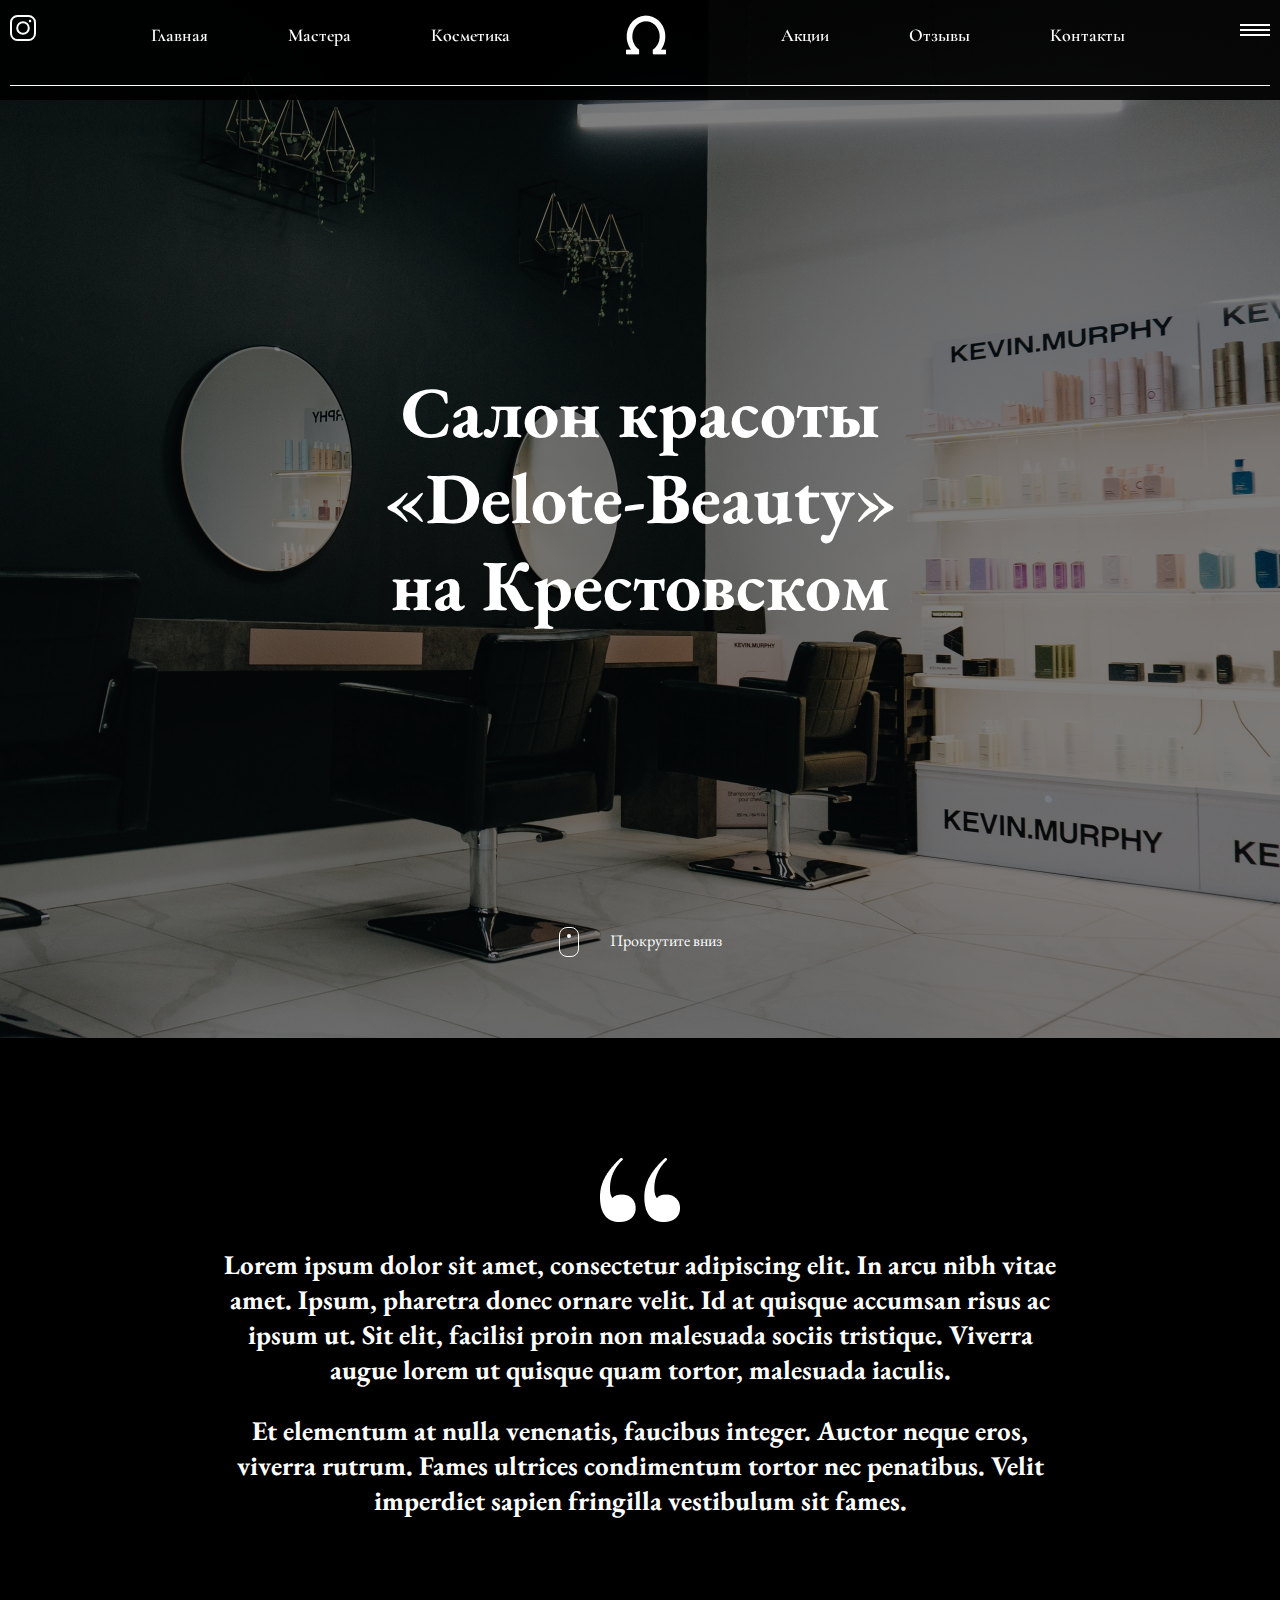
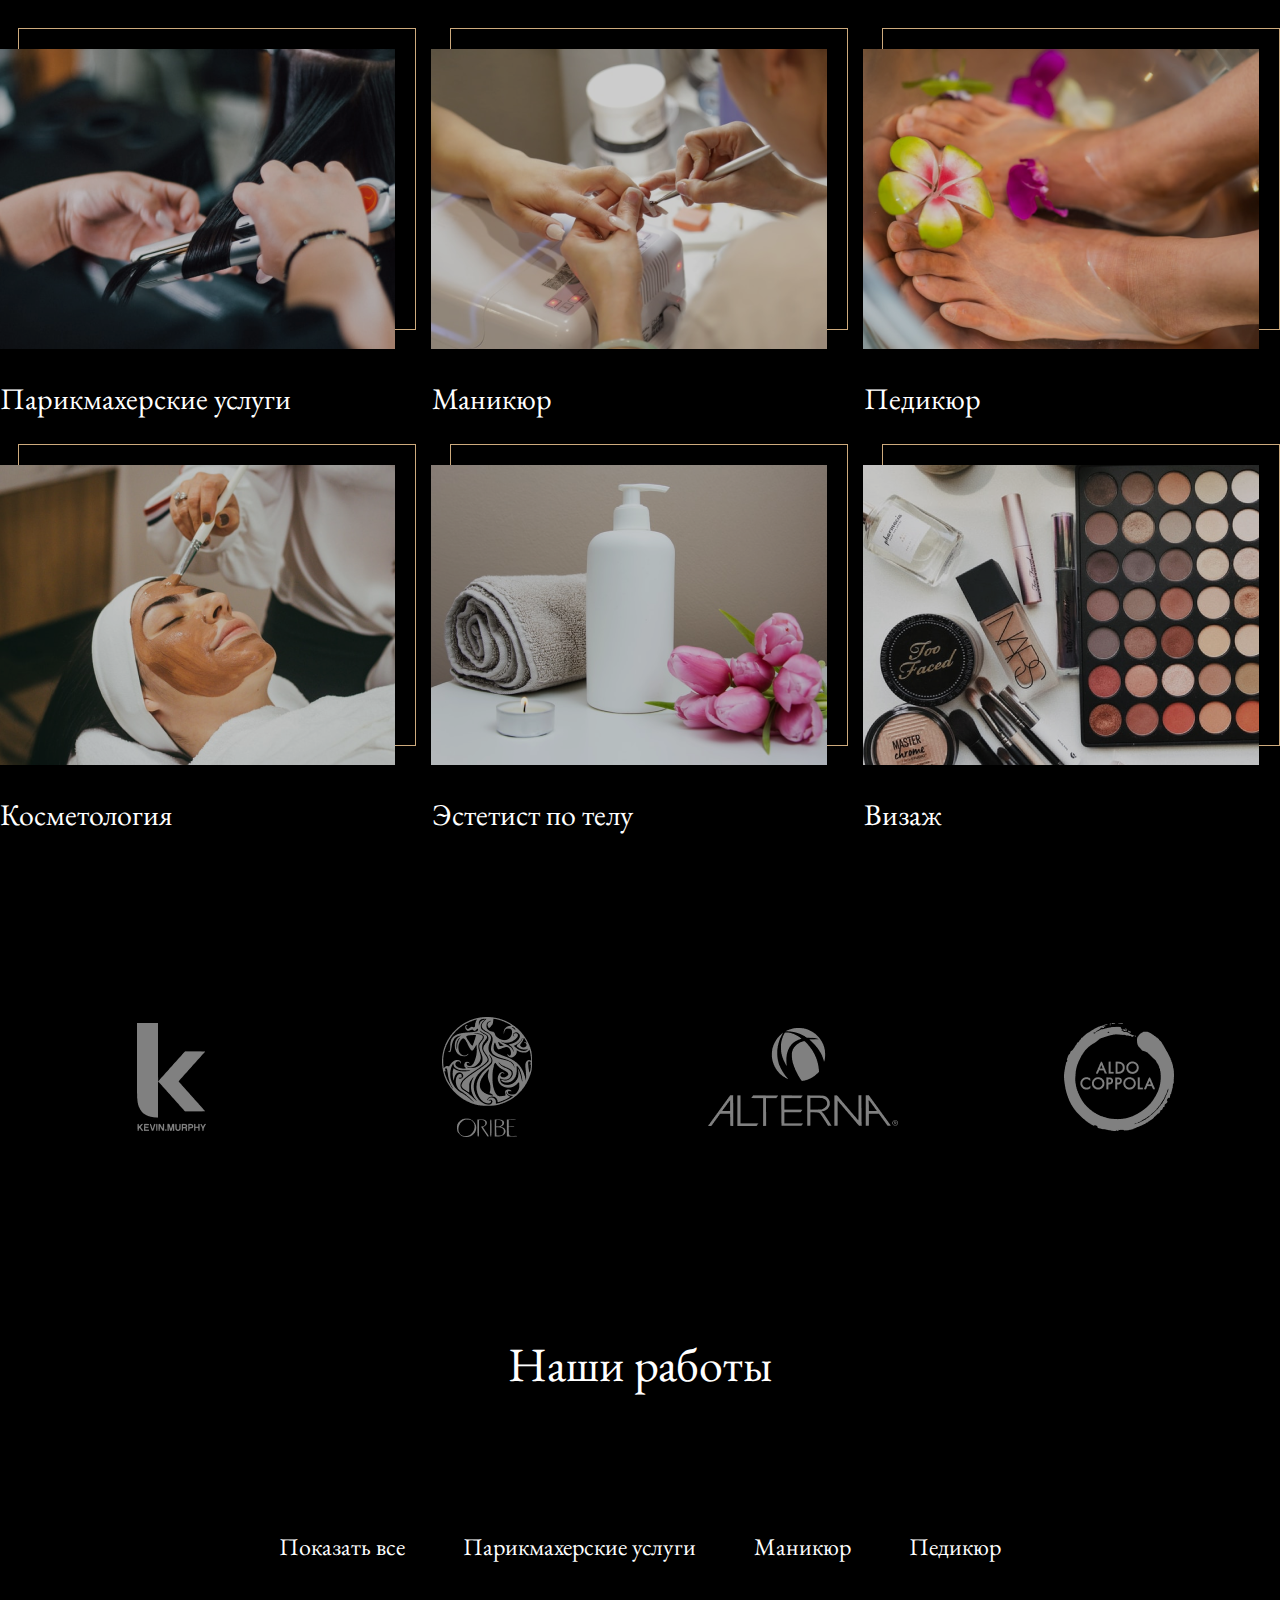
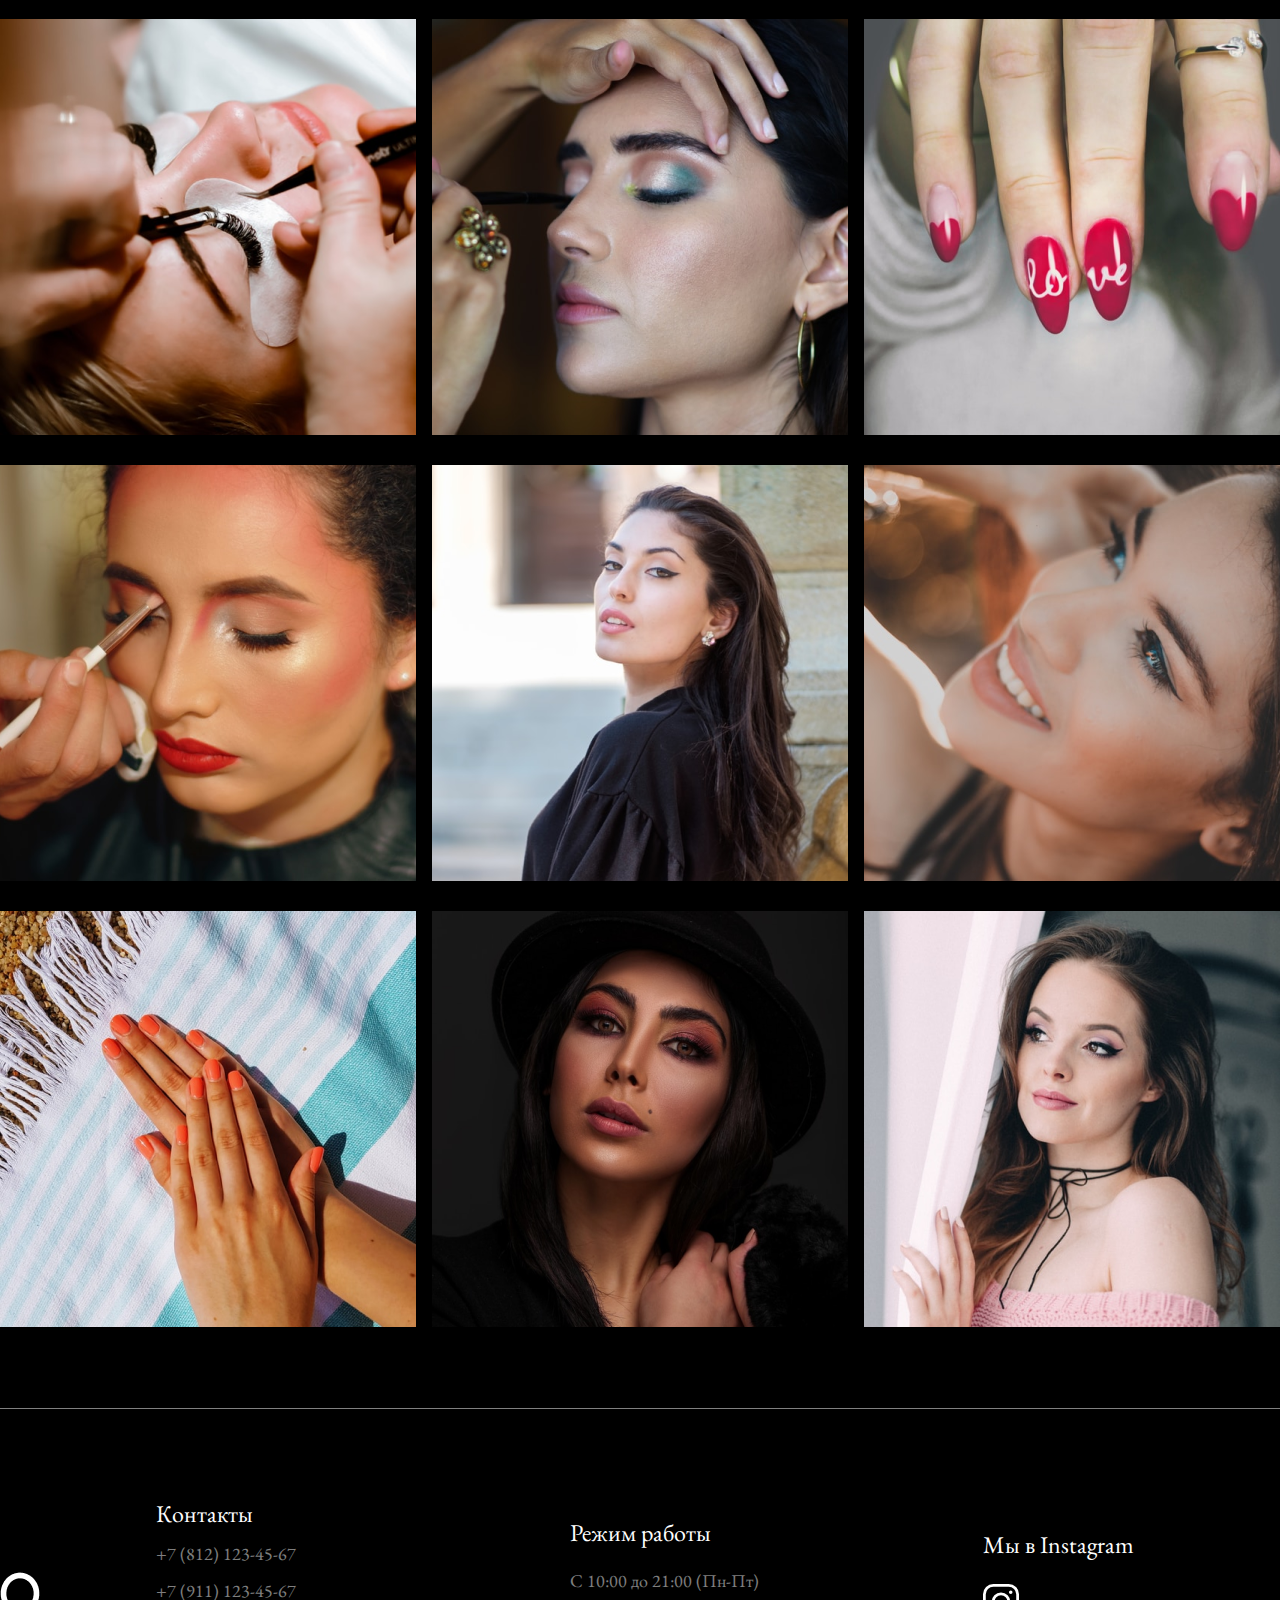
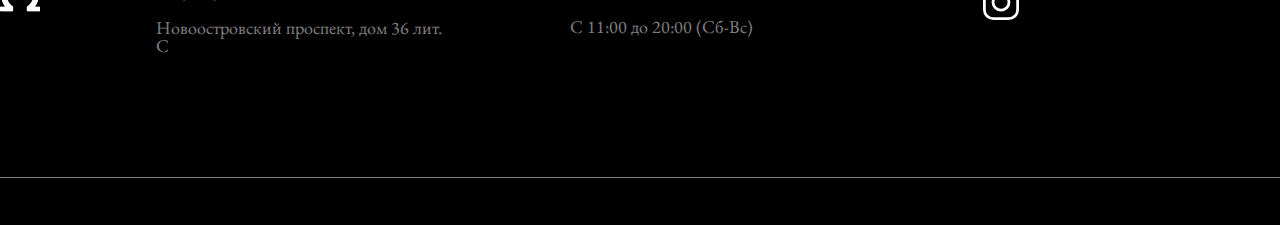
<file: index.html>
<!DOCTYPE html>
 <html lang="en">
 <head>
     <meta charset="UTF-8">
     <meta http-equiv="X-UA-Compatible" content="IE=edge">
     <meta name="viewport" content="width=device-width, initial-scale=1.0">
     <title>Delote - Beauty Салон Красоты</title>
     <link rel="preconnect" href="https://fonts.googleapis.com">
     <link rel="preconnect" href="https://fonts.gstatic.com" crossorigin>
     <link href="https://fonts.googleapis.com/css2?family=Cormorant+Garamond:wght@600;700&family=EB+Garamond:wght@700&display=swap" rel="stylesheet">
     <link rel="stylesheet" href="./css/style.css">
 </head>
 <body>
    <div class="wrapper">
        <header class="header" id="header">
            <div class="header__wrapper">
                <a href="#" class="instagram__logo" target="_blank">
                    <img src="./img/instaqramm-logo.svg" alt="instagram">
                </a>

                <nav class="header__nav1">
                    <ul class="header__ul1">
                        <li class="header__item1">
                            <a href="#" class="header__link1">Главная</a>
                        </li>

                        <li class="header__item1">
                            <a href="./masters.html" class="header__link1">Мастера</a>
                        </li>

                        <li class="header__item1">
                            <a href="#" class="header__link1">Косметика</a>
                        </li>
                    </ul>
                </nav>

                <a href="/index.html" class="header__logo">
                    <img src="./img/header-logo.png" alt="header logo">
                </a>

                <nav class="header__nav1">
                    <ul class="header__ul1">
                        <li class="header__item1">
                            <a href="#" class="header__link1">Акции</a>
                        </li>

                        <li class="header__item2">
                            <a href="#" class="header__link1">Отзывы</a>
                        </li>

                        <li class="header__item2">
                            <a href="#" class="header__link1">Контакты</a>
                        </li>
                    </ul>
                </nav>

                <div class="menu-btn">
                    <span></span>
                    <span></span>
                    <span></span>
                </div>

                <div class="menu">
                    <div class="menu__wrapper">
                        <div class="menu__navigation">
                        <nav class="header__nav1 menu_nav">
                            <ul class="header__ul1 menu__ul">
                                <li class="header__item1">
                                    <a href="#" class="header__link1 menu__button">Главная</a>
                                </li>
        
                                <li class="header__item1">
                                    <a href="#" class="header__link1 menu__button">Мастера</a>
                                </li>
        
                                <li class="header__item1">
                                    <a href="#" class="header__link1 menu__button">Косметика</a>
                                </li>
                            </ul>
                        </nav>
        
                        <nav class="header__nav1 menu_nav">
                            <ul class="header__ul1 menu__ul menu__last">
                                <li class="header__item1">
                                    <a href="#" class="header__link1 menu__button">Акции</a>
                                </li>
        
                                <li class="header__item2">
                                    <a href="#" class="header__link1 menu__button">Отзывы</a>
                                </li>
        
                                <li class="header__item2">
                                    <a href="#" class="header__link1 menu__button">Контакты</a>
                                </li>
                            </ul>
                        </nav>
                    </div>
                        <p>Lorem ipsum dolor sit amet, consectetur adipiscing elit. Ipsum, adipiscing amet in egestas sem dui, arcu faucibus scelerisque. Nisl est felis id volutpat. Sed dolor fermentum amet lectus nibh quis. Tortor donec pellentesque leo ac placerat. Morbi.</p>

                        <div class="menu__card1">
                            <h3>Контакты</h3>
                            <p>+7 (812) 123-45-67</p>
                            <p>+7 (911) 123-45-67</p>
                            <p>Новоостровский проспект, дом 36 лит. С</p>
                        </div>

                        
                        <div class="menu__card1 card2">
                            <h3>Режим работы</h3>
                            <p>C 10:00 до 21:00 (Пн-Пт)</p>
                            <p>С 11:00 до 20:00 (Сб-Вс)</p>
                        </div>

                    </div>
                </div>

            </div>
        </header>

        <main class="main">
            <section class="section1">
                <div class="section1__wrapper">
                    <h1>Салон красоты <br> «Delote-Beauty» <br> на Крестовском</h1>
                    <p>Прокрутите вниз</p>
                </div>
            </section>

            <section class="section2">
                <div class="section__text">
                    <img src="./img/text__logo.png" alt="Ковычки">
                    <p>Lorem ipsum dolor sit amet, consectetur adipiscing elit. In arcu nibh vitae amet. Ipsum, pharetra donec ornare velit. Id at quisque accumsan risus ac ipsum ut. Sit elit, facilisi proin non malesuada sociis tristique. Viverra augue lorem ut quisque quam tortor, malesuada iaculis.</p>
                    <p>Et elementum at nulla venenatis, faucibus integer. Auctor neque eros, viverra rutrum. Fames ultrices condimentum tortor nec penatibus. Velit imperdiet sapien fringilla vestibulum sit fames.</p>
                </div>

                <div class="section__gallery">
                    <div class="gallery__card">
                        <div class="gallery__image">
                            <div class="gallery__img">
                                <img src="./img/card-img1.png" alt="image">
                            </div>
                        </div>

                        <p>Парикмахерские услуги</p>
                    </div>

                    <div class="gallery__card">
                        <div class="gallery__image">
                            <div class="gallery__img">
                                <img src="./img/card-img2.png" alt="image">
                            </div>
                        </div>

                        <p>Маникюр</p>
                    </div>

                    <div class="gallery__card">
                        <div class="gallery__image">
                            <div class="gallery__img">
                                <img src="./img/card-img3.png" alt="image">
                            </div>
                        </div>

                        <p>Педикюр</p>
                    </div>

                    <div class="gallery__card">
                        <div class="gallery__image">
                            <div class="gallery__img">
                                <img src="./img/card-img4.png" alt="image">
                            </div>
                        </div>

                        <p>Косметология</p>
                    </div>
                    <div class="gallery__card">
                        <div class="gallery__image">
                            <div class="gallery__img">
                                <img src="./img/card-img5.png" alt="image">
                            </div>
                        </div>

                        <p>Эстетист по телу</p>
                    </div>

                    <div class="gallery__card">
                        <div class="gallery__image">
                            <div class="gallery__img">
                                <img src="./img/card-img6.png" alt="image">
                            </div>
                        </div>

                        <p>Визаж</p>
                    </div>
                </div>
                
                <div class="logos">
                    <img src="./img/logo-1.png" alt="logo">
                    <img src="./img/logo-2.png" alt="logo">
                    <img src="./img/logo-3.png" alt="logo">
                    <img src="./img/logo-4.png" alt="logo">
                </div>
            </section>

            <section class="section3">
                <div class="section3__wrapper">
                    <div class="section3__text">
                        <h1>Наши работы</h1>

                        <nav class="section3__nav">
                            <ul>
                                <li>
                                    <a href="#">Показать все</a>
                                </li>

                                <li>
                                    <a href="#">Парикмахерские услуги</a>
                                </li>

                                <li>
                                    <a href="#">Маникюр</a>
                                </li>
                                
                                <li>
                                    <a href="#">Педикюр</a>
                                </li>
                            </ul>
                        </nav>
                    </div>
    
                    <div class="section3__gallery">
                        <img src="./img/work-1.png" alt="work">
                        <img src="./img/work-2.png" alt="work">
                        <img src="./img/work-3.png" alt="work">
                        <img src="./img/work-4.png" alt="work">
                        <img src="./img/work-5.png" alt="work">
                        <img src="./img/work-6.png" alt="work">
                        <img src="./img/work-7.png" alt="work">
                        <img src="./img/work-8.png" alt="work">
                        <img src="./img/work-9.png" alt="work">
                    </div>
                </div>
            </section>
        </main>

        <footer class="footer">
            <div class="footer__wrapper">
                <div class="logo">
                    <a href="#"><img src="./img/header-logo.png" alt="logo"></a>
                </div>

                <div class="footer__card">
                    <h1>Контакты</h1>
                    <p>+7 (812) 123-45-67</p>
                    <p>+7 (911) 123-45-67</p>
                    <p>Новоостровский проспект, дом 36 лит. С</p>
                </div>
                
                <div class="footer__card card__2">
                    <h1>Режим работы</h1>
                    <p>C 10:00 до 21:00 (Пн-Пт)</p>
                    <p>С 11:00 до 20:00 (Сб-Вс)</p>
                </div>

                <div class="footer__card card__3">
                    <h1>Мы в Instagram</h1>
                    <a href="#"><img src="./img/instaqramm-logo.svg" alt="instagramm"></a>
                </div>
            </div>
        </footer>
    </div>
    
    <script src="./js/script.js"></script>
 </body>
 </html>
</file>
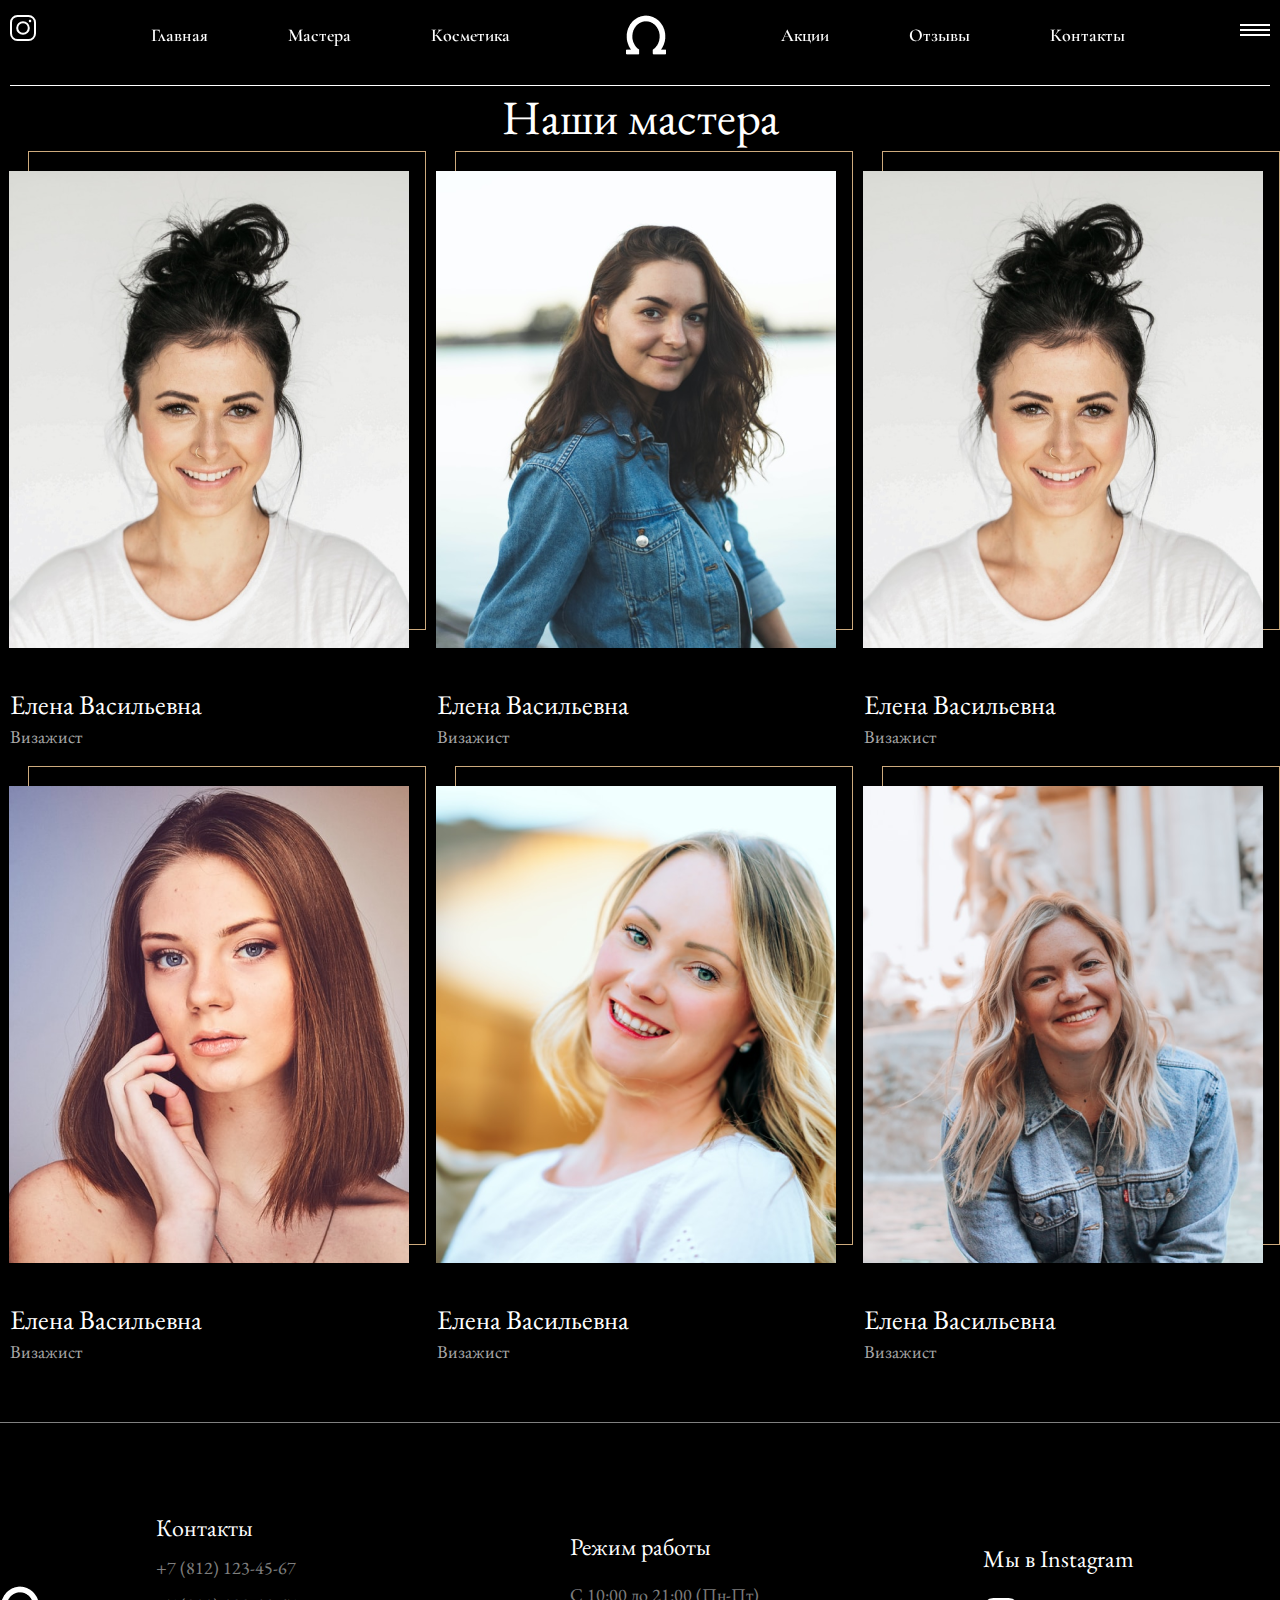
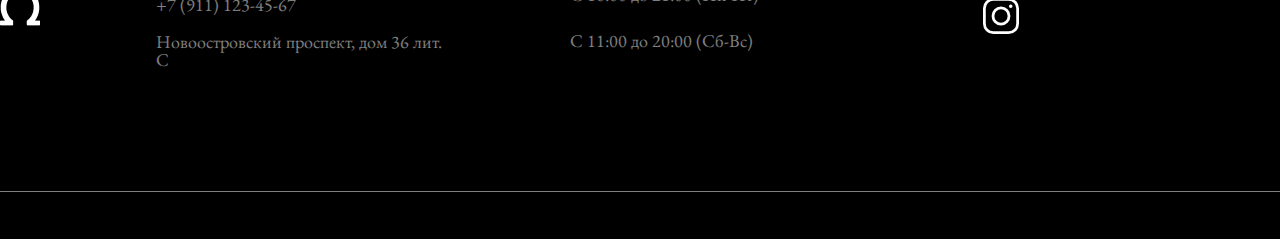
<file: masters.html>
<!DOCTYPE html>
<html lang="en">
<head>
    <meta charset="UTF-8">
    <meta http-equiv="X-UA-Compatible" content="IE=edge">
    <meta name="viewport" content="width=device-width, initial-scale=1.0">
    <title>Delote - Beauty Салон Красоты</title>
    <link rel="preconnect" href="https://fonts.googleapis.com">
    <link rel="preconnect" href="https://fonts.gstatic.com" crossorigin>
    <link href="https://fonts.googleapis.com/css2?family=Cormorant+Garamond:wght@600;700&family=EB+Garamond:wght@700&display=swap" rel="stylesheet">
    <link rel="stylesheet" href="./css/style.css">
</head>
<body>
   <div class="wrapper">
       <header class="header" id="header">
           <div class="header__wrapper">
               <a href="#" class="instagram__logo" target="_blank">
                   <img src="./img/instaqramm-logo.svg" alt="instagram">
               </a>

               <nav class="header__nav1">
                   <ul class="header__ul1">
                       <li class="header__item1">
                           <a href="#" class="header__link1">Главная</a>
                       </li>

                       <li class="header__item1">
                           <a href="#" class="header__link1">Мастера</a>
                       </li>

                       <li class="header__item1">
                           <a href="#" class="header__link1">Косметика</a>
                       </li>
                   </ul>
               </nav>

               <a href="#" class="header__logo">
                   <img src="./img/header-logo.png" alt="header logo">
               </a>

               <nav class="header__nav1">
                   <ul class="header__ul1">
                       <li class="header__item1">
                           <a href="#" class="header__link1">Акции</a>
                       </li>

                       <li class="header__item2">
                           <a href="#" class="header__link1">Отзывы</a>
                       </li>

                       <li class="header__item2">
                           <a href="#" class="header__link1">Контакты</a>
                       </li>
                   </ul>
               </nav>

               <div class="menu-btn">
                   <span></span>
                   <span></span>
                   <span></span>
               </div>

               <div class="menu">
                   <div class="menu__wrapper">
                       <div class="menu__navigation">
                       <nav class="header__nav1 menu_nav">
                           <ul class="header__ul1 menu__ul">
                               <li class="header__item1">
                                   <a href="#" class="header__link1 menu__button">Главная</a>
                               </li>
       
                               <li class="header__item1">
                                   <a href="#" class="header__link1 menu__button">Мастера</a>
                               </li>
       
                               <li class="header__item1">
                                   <a href="#" class="header__link1 menu__button">Косметика</a>
                               </li>
                           </ul>
                       </nav>
       
                       <nav class="header__nav1 menu_nav">
                           <ul class="header__ul1 menu__ul menu__last">
                               <li class="header__item1">
                                   <a href="#" class="header__link1 menu__button">Акции</a>
                               </li>
       
                               <li class="header__item2">
                                   <a href="#" class="header__link1 menu__button">Отзывы</a>
                               </li>
       
                               <li class="header__item2">
                                   <a href="#" class="header__link1 menu__button">Контакты</a>
                               </li>
                           </ul>
                       </nav>
                   </div>
                       <p>Lorem ipsum dolor sit amet, consectetur adipiscing elit. Ipsum, adipiscing amet in egestas sem dui, arcu faucibus scelerisque. Nisl est felis id volutpat. Sed dolor fermentum amet lectus nibh quis. Tortor donec pellentesque leo ac placerat. Morbi.</p>

                       <div class="menu__card1">
                           <h3>Контакты</h3>
                           <p>+7 (812) 123-45-67</p>
                           <p>+7 (911) 123-45-67</p>
                           <p>Новоостровский проспект, дом 36 лит. С</p>
                       </div>

                       
                       <div class="menu__card1 card2">
                           <h3>Режим работы</h3>
                           <p>C 10:00 до 21:00 (Пн-Пт)</p>
                           <p>С 11:00 до 20:00 (Сб-Вс)</p>
                       </div>

                   </div>
               </div>

           </div>
       </header>

       <main class="main">
           <section class="masters__section">
                <div class="masters__wrapper">
                    <h1>Наши мастера</h1>
                    <div class="masters__container">
                        <div class="master__card">
                            <div class="card__image">
                                <div class="card__decor"></div>
                                <img src="./img/master1.png" alt="master photo">
                            </div>

                            <div class="card__text">
                                <h2>Елена Васильевна</h2>
                                <p>Визажист</p>
                            </div>
                        </div>

                        <div class="master__card">
                            <div class="card__image">
                                <div class="card__decor"></div>
                                <img src="./img/master2.png" alt="master photo">
                            </div>

                            <div class="card__text">
                                <h2>Елена Васильевна</h2>
                                <p>Визажист</p>
                            </div>
                        </div>

                        <div class="master__card">
                            <div class="card__image">
                                <div class="card__decor"></div>
                                <img src="./img/master1.png" alt="master photo">
                            </div>

                            <div class="card__text">
                                <h2>Елена Васильевна</h2>
                                <p>Визажист</p>
                            </div>
                        </div>

                        <div class="master__card">
                            <div class="card__image">
                                <div class="card__decor"></div>
                                <img src="./img/master3.png" alt="master photo">
                            </div>

                            <div class="card__text">
                                <h2>Елена Васильевна</h2>
                                <p>Визажист</p>
                            </div>
                        </div>

                        <div class="master__card">
                            <div class="card__image">
                                <div class="card__decor"></div>
                                <img src="./img/master4.png" alt="master photo">
                            </div>

                            <div class="card__text">
                                <h2>Елена Васильевна</h2>
                                <p>Визажист</p>
                            </div>
                        </div>
                        <div class="master__card">
                            <div class="card__image">
                                <div class="card__decor"></div>
                                <img src="./img/master5.png" alt="master photo">
                            </div>

                            <div class="card__text">
                                <h2>Елена Васильевна</h2>
                                <p>Визажист</p>
                            </div>
                        </div>
                    </div>
                </div>
           </section>
       </main>

       <footer class="footer">
           <div class="footer__wrapper">
               <div class="logo">
                   <a href="#"><img src="./img/header-logo.png" alt="logo"></a>
               </div>

               <div class="footer__card">
                   <h1>Контакты</h1>
                   <p>+7 (812) 123-45-67</p>
                   <p>+7 (911) 123-45-67</p>
                   <p>Новоостровский проспект, дом 36 лит. С</p>
               </div>
               
               <div class="footer__card card__2">
                   <h1>Режим работы</h1>
                   <p>C 10:00 до 21:00 (Пн-Пт)</p>
                   <p>С 11:00 до 20:00 (Сб-Вс)</p>
               </div>

               <div class="footer__card card__3">
                   <h1>Мы в Instagram</h1>
                   <a href="#"><img src="./img/instaqramm-logo.svg" alt="instagramm"></a>
               </div>
           </div>
       </footer>
   </div>
   
   <script src="./js/script.js"></script>
</body>
</html>
</file>
<file: css/style.css>
/* Обнуление */

html, body, div, span, applet, object, iframe,
h1, h2, h3, h4, h5, h6, p, blockquote, pre,
a, abbr, acronym, address, big, cite, code,
del, dfn, em, img, ins, kbd, q, s, samp,
small, strike, strong, sub, sup, tt, var,
b, u, i, center,
dl, dt, dd, ol, ul, li,
fieldset, form, label, legend,
table, caption, tbody, tfoot, thead, tr, th, td,
article, aside, canvas, details, embed, 
figure, figcaption, footer, header, hgroup, 
menu, nav, output, ruby, section, summary,
time, mark, audio, video {
	margin: 0;
	padding: 0;
	border: 0;
	font-size: 100%;
	font: inherit;
	vertical-align: baseline;
}
article, aside, details, figcaption, figure, 
footer, header, hgroup, menu, nav, section {
	display: block;
}
body {
	line-height: 1;
}
ol, ul {
	list-style: none;
}
blockquote, q {
	quotes: none;
}
blockquote:before, blockquote:after,
q:before, q:after {
	content: '';
	content: none;
}
table {
	border-collapse: collapse;
	border-spacing: 0;
}

/* Стили для всего сайта */
body,html{
    width: 100%;
    height: 100%;
    background-color: rgb(0, 0, 0);
    font-family: 'Cormorant Garamond', serif;
    font-family: 'EB Garamond', serif;
}


.wrapper{
    display: flex;
    flex-direction: column;
    height: 100%;
    width: 100%;
}

/* Стили для шапки */

.header{
    width: 100%;
    height: 100px;
    display: flex;
    align-items: center;
    justify-content: center;
    position: fixed;
    top: 0;
    left: 0;
    z-index: 1;
    background-color: rgba(0, 0, 0, 0.9);
}

.header__wrapper{
    width: 100%;
    max-width: 1296px;
    height: 70px;
    border-bottom: 1px solid #ffffff;
    display: flex;
    justify-content: space-between;
    margin: 0px 10px 0px 10px;
}

/* Навигация */

.header__nav1{
    padding-top: 9px;
}

.header__ul1{
    display: flex;
    flex-direction: row;
    gap: 80px;
}

.header__link1{
    text-decoration: none;
    font-size: 18px;
    color: #ffffff;
    font-weight: 600;
    font-family: 'Cormorant Garamond';
    line-height: 23px;
    padding-bottom: 3px;
}

.header__link1:hover{
    color: #CDAA7D;
    text-decoration: underline 1px ; 
    transition-duration: 500ms;
}

.header__link1:active{
    color: #CDAA7D;
    text-decoration: underline 1px ; 
    transition-duration: 500ms;
}

.header__link1:focus{
    color: #CDAA7D;
    text-decoration: underline 1px ; 
    transition-duration: 500ms;
}
/*Бургер*/

.menu-btn {
	width: 30px;
	height: 30px;
	position: relative;
	z-index:2;
	overflow: hidden;
}

.menu-btn span {
	width: 30px;
	height: 2px;
	position: absolute;
	top: 50%;
	left: 50%;
	transform: translate(-50%, -50%);
	background-color: #ffffff;
	transition: all 0.5s;
}
.menu-btn span:nth-of-type(2) {
	top: calc(50% - 5px);
}
.menu-btn span:nth-of-type(3) {
	top: calc(50% + 5px);
}

.menu {
	position: fixed;
	top: 0;
	right: 0;
	width: 100%;
    max-width: 475px;
	height: 100%;
	padding: 15px;
    background: #111111;
	transform: translateX(100%);
	transition: transform 0.5s; 
    display: flex;
    flex-direction: column;
    align-items: center;
    justify-content: center;
}
.menu.active {
	transform: translateX(0);
}

.menu-btn.active span:nth-of-type(1) {
    display: none;
  }
  .menu-btn.active span:nth-of-type(2) {
    top: 50%;
    transform: translate(-50%, 0%) rotate(45deg);  
  }
  .menu-btn.active span:nth-of-type(3) {
    top: 50%;
    transform: translate(-50%, 0%) rotate(-45deg); 
  }

.menu__wrapper{
    width: 315px;
}

.menu__wrapper p {
    color: #ffffff9a;
    font-size: 18px;
    line-height: 23px;
    font-weight: 400;
}

.menu__card1{
    width: 315px;
    height: 153px;
    margin-top: 80px;
    display: flex;
    flex-direction: column;
    justify-content: space-between;
}

.menu__card1 h3{
    font-size: 24px;
    font-weight: 700;
    line-height: 28.8px;
    color: #ffffff;
}

.card2{
    height: 115px;
}

/* Стили для Главной */ 

.main{
    width: 100%;
    flex: 1 1 auto;
}

/* Первый Блок */

.section1{
    width: 100%;
    max-width: 1920px;
    height: 1038px;
    background: url(../img/main-1-bg.png) no-repeat 100% center;
    display: flex;
    flex-direction: column;
    align-items: center;
    justify-content: center;
    margin: 0 auto;
}

.section1__wrapper{
    display: flex;
    flex-direction: column;
    align-items: center;
    justify-content: space-between;
}

.section1__wrapper h1{
    font-size: 72px;
    font-weight: 700;
    line-height: 120%;
    color: #ffffff;
    text-align: center;
}

.section1__wrapper p {
    color: #ffffff;
    height: 30px;
    width: 163px;
    position: relative;
    top: 293px;
    text-align: right;
    background: url(../img/mouse.svg) left no-repeat padding-box;
    padding-top: 13px;
}

.menu_nav{
    display: none;
}

/*Кнопки из шапки переходят в меню, при достижении 786px*/

.menu__button{
    font-size: 15px;
}

.menu__navigation{
    display: flex;
    flex-direction: row;
    gap: 10px;
}

/*Второй блок*/

.section2{
    width: 100%;
    display: flex;
    flex-direction: column;
    align-items: center;
    justify-content: space-between;
}

.section__text{
    width: 100%;
    max-width: 856px;
    display: flex;
    flex-direction: column;
    text-align: center;
    align-items: center;
    justify-content: space-between;
    min-height: 360px;
    margin-top: 120px;
}

.section__text p{
    font-size: 27px;
    font-weight: 700;
    color: #ffffff;
    line-height: 35.1px;
}

/*Галерея для второго блока*/

.section__gallery{
    width: 100%;
    max-width: 1296px;
    height: 100%;
    min-height: 832px;
    display: flex;
    flex-direction: row;
    flex-wrap: wrap;
    justify-content: space-between;
    margin-top: 95px;
    align-items: center;
}

.gallery__card{
    width: 100%;
    max-width: 416px;
    height: 386px;
    display: flex;
    flex-direction: column;
    justify-content: space-between;
}

.gallery__image{
    width: 100%;
    display: flex;
    flex-direction: column;
    align-items: flex-end;
    justify-content: flex-end;
}

.gallery__img{
    width: 396px;
    height: 300px;
    border: 1px solid #CDAA7D;
    position: relative;
    right: 0;
}

.gallery__img img{
    position: relative;
    top: 20px;
    right: 20px;
}

.gallery__card p{
    font-size: 30px;
    color: #ffffff;
    font-weight: 400;
}

/*логопипы пониже от галереи*/

.logos{
    width: 100%;
    max-width: 1296px;
    display: flex;
    flex-wrap: wrap;
    justify-content: center;
    margin-top: 150px;
}

.logos img{
    margin-top: 10px;
    margin-left: 10px;
}

/*Третий блок*/

.section3{
    width: 100%;
    display: flex;
    align-items: center;
    justify-content: center;
    margin-top: 191px;
    margin-bottom: 100px;
}

.section3__wrapper{
    width: 100%;
    max-width: 1296px;
}

.section3__text{
    width: 100%;
    height: 219px;
    display: flex;
    flex-direction: column;
    align-items: center;
    justify-content: space-between;
}

.section3__text h1{
    font-size: 48px;
    color: #ffffff;
}

.section3__nav{
    width: 100%;
    max-width: 722px;
}

.section3__nav ul{
    display: flex;
    align-items: center;
    justify-content: space-between;
    flex-direction: row;
}

.section3__nav a{
    text-decoration: none;
    color: #ffffff;
    font-size: 24px;
}

.section3__nav a:hover{
    color: #CDAA7D;
    text-decoration: underline 1px ; 
    transition-duration: 500ms;
}

.section3__nav a:active{
    color: #CDAA7D;
    text-decoration: underline 1px ; 
    transition-duration: 500ms;
}

.section3__nav a:focus{
    color: #CDAA7D;
    text-decoration: underline 1px ; 
    transition-duration: 500ms;
}

.section3__gallery{
    width: 100%;
    display: flex;
    flex-wrap: wrap;
    justify-content: space-between;
    margin-top: 60px;
}

.section3__gallery img{
    margin-bottom: 30px;
}

.masters__section{
    width: 100%;
    display: flex;
    flex-direction: column;
    align-items: center;
    justify-content: center;
}

.masters__wrapper{
    width: 100%;
    max-width: 1320px;
    display: flex;
    flex-direction: column;
    align-items: center;
    justify-content: space-between;
    margin-top: 85px;
    margin-bottom: 100px;
}

.masters__wrapper h1{
    font-size: 48px;
    color: #ffffff;
    text-align: center;
    display: flex;
    margin-top: 8px;
}

.masters__container{
    width: 100%;
    display: flex;
    align-items: center;
    flex-wrap: wrap;
    justify-content: space-between;
}

.master__card{
    width: 100%;
    max-width: 416px;
    height: 595px;
    margin-top: 10px;
    margin-bottom: 10px;
    margin-left: 10px;
    display: flex;
    flex-direction: column;
    align-items: center;
    justify-content: space-between;
}

.master__card img{
    position: absolute;
    top: 20px;
    right: 17px;
    width: 400px;
    height: 477px;
}

.card__image{
    width: 100%;
    display: flex;
    flex-direction: row;
    align-items: flex-end;
    justify-content: flex-end;
    position: relative;
}

.card__decor{
    width: 396px;
    height: 477px;
    border: 1px solid #CDAA7D;
}

.card__text{
    width: 100%;
    margin-top: 30px;
    display: flex;
    flex-direction: column;
    align-items: flex-start;
    justify-content: flex-start;
}

.card__text h2{
    font-size: 27px;
    color: #ffffff;
}

.card__text p{
    font-size: 18px;
    color: #ffffffac;
    margin-top: 10px;
}



/*Подвал*/

.footer{
    width: 100%;
    display: flex;
    align-items: center;
    justify-content: center;
    height: 368px;
}

.footer__wrapper{
    width: 100%;
    max-width: 1296px;
    min-height: 368px;
    margin-bottom: 96px;
    flex-wrap: wrap;
    border-top: 1px solid rgba(255, 255, 255, 0.5);
    border-bottom: 1px solid rgba(255, 255, 255, 0.5);
    display: flex;
    align-items: center;
    justify-content: space-between;
}

.footer__card{
    display: flex;
    flex-direction: column;
    justify-content: space-between;
    text-align: left;
    height: 153px;
    width: 297px;
    padding-bottom:30px;
    padding-left: 30px;
}

.footer__card h1{
    font-size: 24px;
    color: #ffffff;
}

.footer__card p{
    font-size: 18px;
    color: rgba(255, 255, 255, 0.5);
}

.card__2{
    height: 115px;
}

.card__3{
    height: 90px;
}

.card__3 img{
    width: 36px;
    height: 36px;
}

/*Адаптивность сайта*/

@media (max-width: 1024px) {
    .header__ul1{
        gap: 40px;
    }

    .section__gallery{
        justify-content: center;
    }

    .gallery__card{
        margin-bottom: 30px;
        margin-left: 30px;
    }

    .section3__gallery{
        justify-content: center;
    }

    .section__text p{
        font-size: 20px;
        padding-left: 10px;
        padding-right: 10px;
    }

    .section3__gallery img{
        padding-right: 30px;
    }

    .masters__container{
        justify-content: center;
    }
}

@media (max-width: 768px) {

    .menu__wrapper p {
        font-size: 14px;
    }

    .menu__card1{
        margin-top: 15px;
        height: 118px;
    }

    .header__nav1{
        display: none;
    }

    .menu_nav{
        display: block;
        margin-bottom: 10px;
        flex-direction: row;
    }

    .menu__ul{
        gap: 5px;
    }

    .menu__last{
        gap: 10px;
    }

    .section1{
        min-height: 850px;
    }

    .section1__wrapper h1{
        font-size: 38px;
    }

    .header{
        height: 76px;
        margin-top: 15px;
    }

    .header__wrapper{
        height: 52px;
    }

    .footer__wrapper{
        justify-content: center;
    }

    .section3__nav ul{
        margin-left:30px ;
        margin-right: 30px;
    }

    .section3__nav a{
        font-size: 15px;
    }

    .section3__gallery img{
        padding-right: 0px;
    }
}

@media (max-width: 653px) {
    .footer__wrapper{
        flex-direction: column;
        gap: 5px;
    }

    .footer__card{
        height: 134px;
    }

    .card__2{
        height: 90px;
    }

    .card__3{
        height: 90px;
    }

    .menu__card1{
        height: 95px;
    }

    .logo{
        margin-top: 10px;
    }
}

@media (max-width: 425px){
    .section3__nav ul{
        margin-left:10px ;
        margin-right: 10px;
        flex-direction: column;
        gap: 20px;
    }

    .gallery__img{
        width: auto;
        height: auto;
    }

    .gallery__img img{
        width: 320px;
        height: 224px;
    }

    .section__gallery{
        justify-content: center;
    }

    .gallery__card{
        width: auto;
        max-width: max-content;
        height: 300px;
    }

    .section3__gallery img{
        width: 300px;
        height: 300px;
    }

    .card__image{
        width: auto;
    }

    .card__decor{
        width: 300px;
        height: 377px;
    }

    .master__card img{
        width: 300px;
        height: 377px;
    }

    .masters__wrapper h1{
        font-size: 41px;
    }
}

@media (max-width: 350px) {
    .gallery__img img{
        width: 265px;
        height: 187px;
    }

    .gallery__card p{
        font-size: 26px;
    }

    .gallery__card{
        margin-left: 0;
    }

    .master__card{
        height: 454px;
        margin-right: 0;
    }

    .card__decor{
        width: 280px;
        height: 347px;
    }

    .master__card img{
        width: 280px;
        height: 347px;
    }
}
</file>
